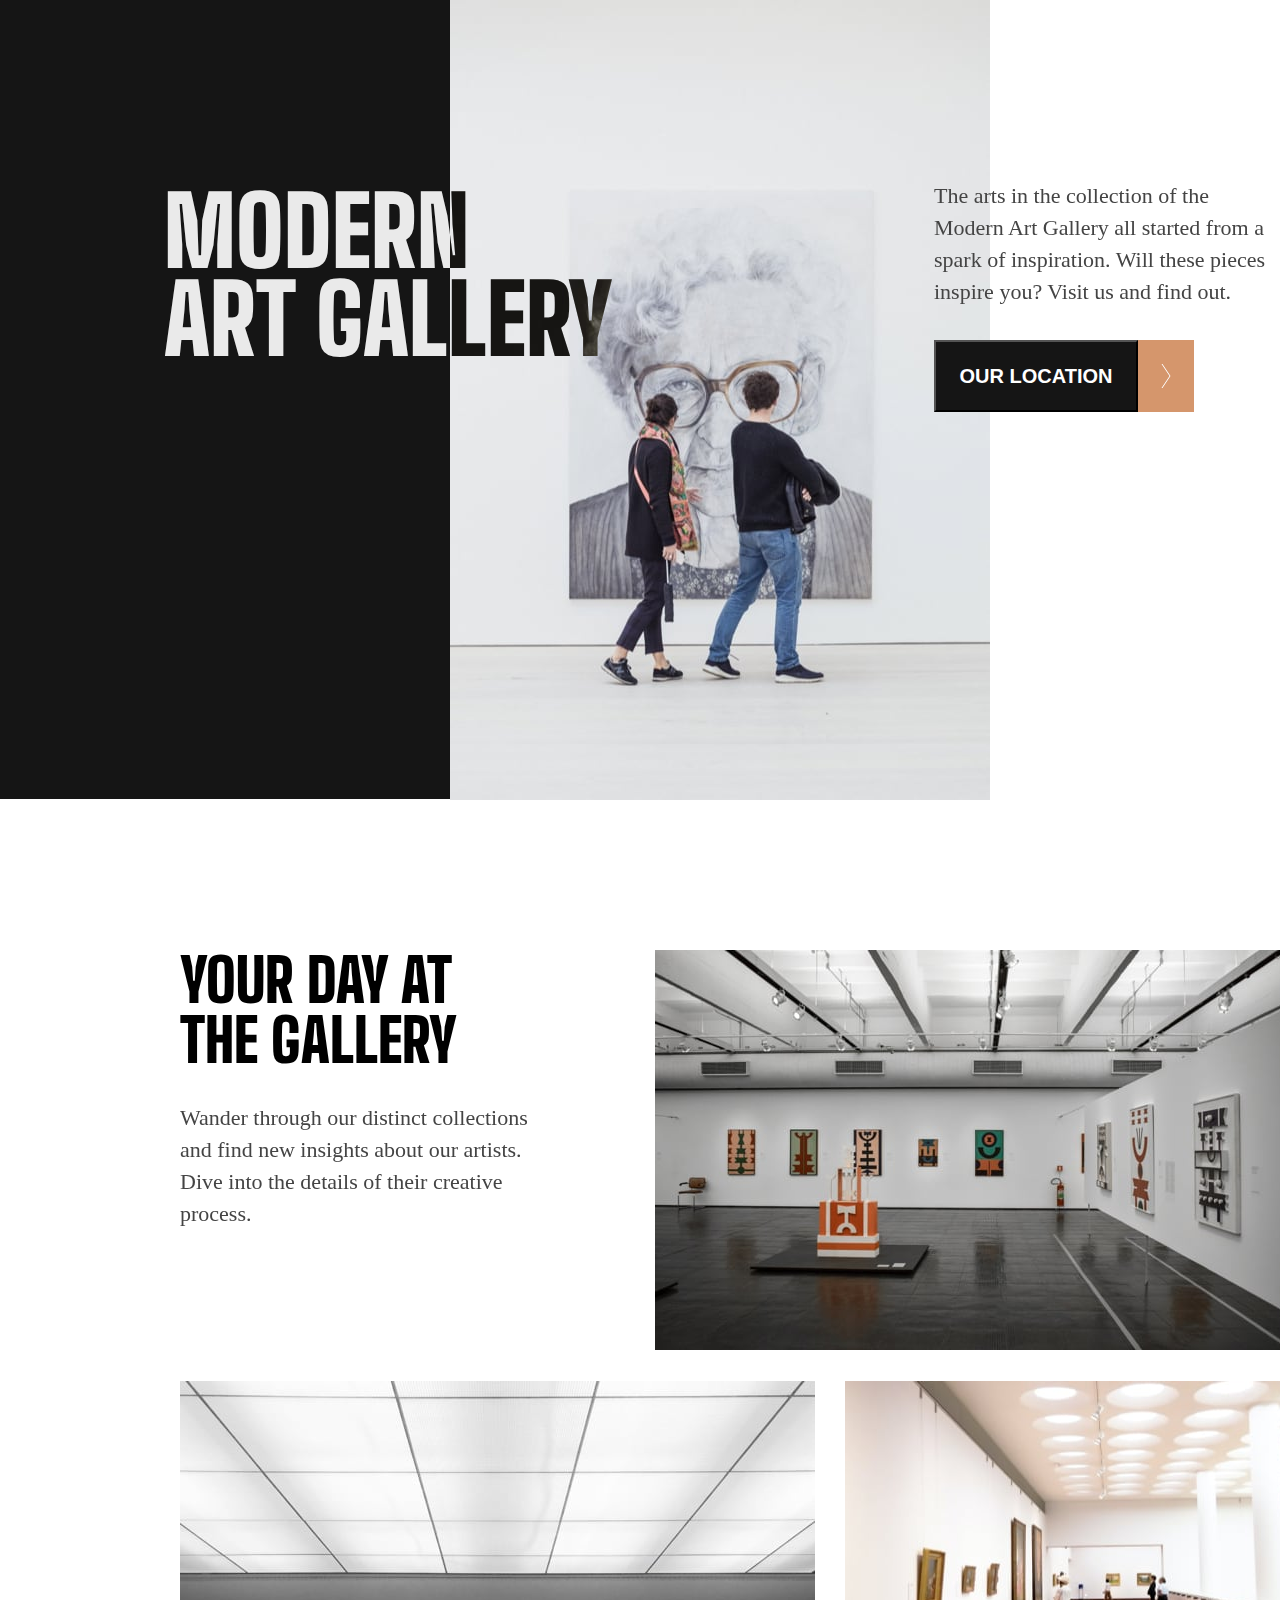
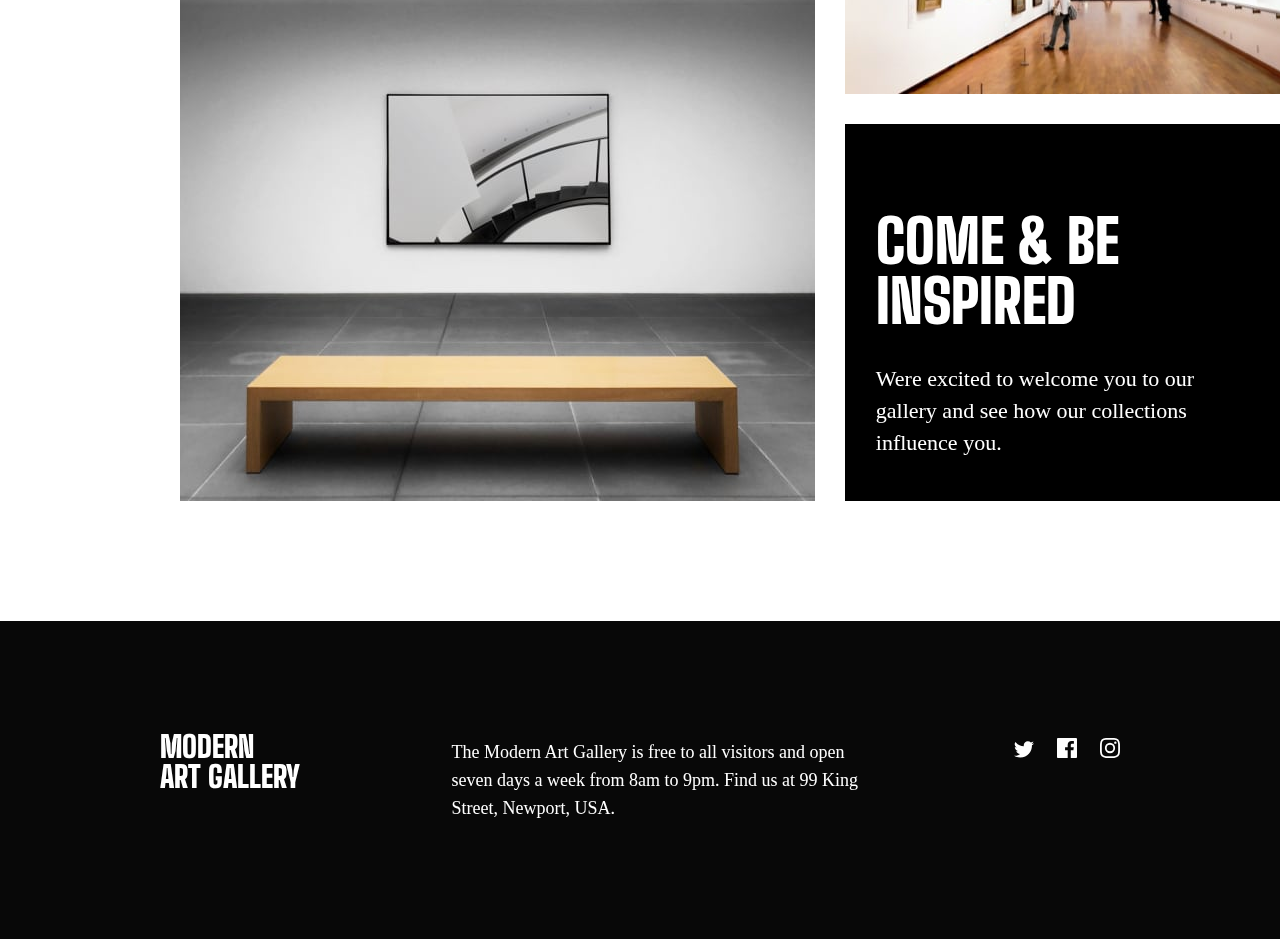
<file: index.html>
<!DOCTYPE html>
<html lang="en">
<head>
    <meta charset="UTF-8">
    <meta http-equiv="X-UA-Compatible" content="IE=edge">
    <meta name="viewport" content="width=device-width, initial-scale=1.0">
    <title> Art gallery website</title>
    <!-- font section -->
    <link rel="preconnect" href="https://fonts.googleapis.com">
    <link rel="preconnect" href="https://fonts.gstatic.com" crossorigin>
    <link href="https://fonts.googleapis.com/css2?family=Big+Shoulders+Display:wght@100;900&display=swap" rel="stylesheet"> 

    <link rel="stylesheet" href="css/reset.css">
    <link rel="stylesheet" href="css/style.css">
    <link rel="icon" type="image/x-icon" href="image/favicon-32x32.png">


</head>
<body>
    <main class="body">
        <div class="hero">
            <!-- mobile foto -->
        <img class="mobile-hero" src="image/mobile/image-hero.jpg" alt="picture-Gallery">
        <!-- foto tablet -->
        <img class="tablet-hero" src="image/tablet/image-hero.jpg" alt="tablet-hero-photo">
        <!-- photo desktop -->
        <img class="desktop-hero" src="image/desktop/image-hero.jpg" alt="desktop-hero-photo">
        <div class="div"></div>
        </div>
        <div  class="all-thing">
            
            <div class="first-section">
                <h1 class="heading-1">MODERN <br> ART GAL<span>LERY</span>
                </h1>
                <p class="text11">The arts in the collection of the Modern Art Gallery all started from a spark of inspiration. Will these pieces inspire you? Visit us and find out.</p>
                <a href="location.html">
                    <div class="button-icon">
                        <button>OUR LOCATION</button>
                        <img  src="image/icon-right.svg" alt="icone">
                    </div>  
                </a>  
            </div> 

            <section class="section1">
                <div class="second-section">
                    <!-- mobile picture grid  -->
                    <img class="mobile-first-grid" src="image/mobile/image-grid-1.jpg" alt="picture-Gallery">
                    <!-- tablet photo grid -->
                    <img class="tablet-first-grid" src="image/tablet/image-grid-1.jpg" alt="picture-Gallery">
                    <!-- desktop picture grid -->
                    <img class="desktop-first-grid" src="image/desktop/image-grid-1.jpg" alt="picture-Gallery">
                    <div >
                        <h2 class="heading2">Your Day at the Gallery</h2>
                        <p class="text1">Wander through our distinct collections and find new insights about our artists. Dive into the details of their creative process.</p>
                    </div>
                </div >
                <!-- image section second -->
                <img class="mobile-second-grid" src="image/mobile/image-grid-2.jpg" alt="second picture-Gallery">
                <img class="tablet-second-grid" src="image/tablet/image-grid-2.jpg" alt="second picture-Gallery">
                <img class="desktop-second-grid" src="image/desktop/image-grid-2.jpg" alt="second picture-Gallery">
                <!-- third image section -->
                <img class="mobile-third-grid" src="image/mobile/image-grid-3.jpg" alt="third picture-Gallery">
                <img class="tablet-third-grid" src="image/tablet/image-grid-3.jpg" alt="third picture-Gallery">
                <img class="desktop-third-grid" src="image/desktop/image-grid-3.jpg" alt="third picture-Gallery">
                <div class="last-box">
                    <h2 class="heading-3">COME & BE INSPIRED</h2>
                    <p class="text3">Were excited to welcome you to our gallery and see how our collections influence you.</p>
                </div>
            </section>
        </div>
        <footer>
            <h2 class="footer-title">MODERN <br> ART GALLERY</h2>
            <p class="footer-p">The Modern Art Gallery is free to all visitors and open seven days a week from 8am to 9pm. Find us at 99 King Street, Newport, USA.</p>
            <div>
            <img class="twiter" src="image/icon-twitter.svg" alt="icon-twitter">
            <img class="twiter" src="image/icon-facebook.svg" alt="icon-facebook">
            <img src="image/icon-instagram.svg" alt="icon-instagram">
            </div>
        </footer>
    </main>
</body>
</html>
</file>
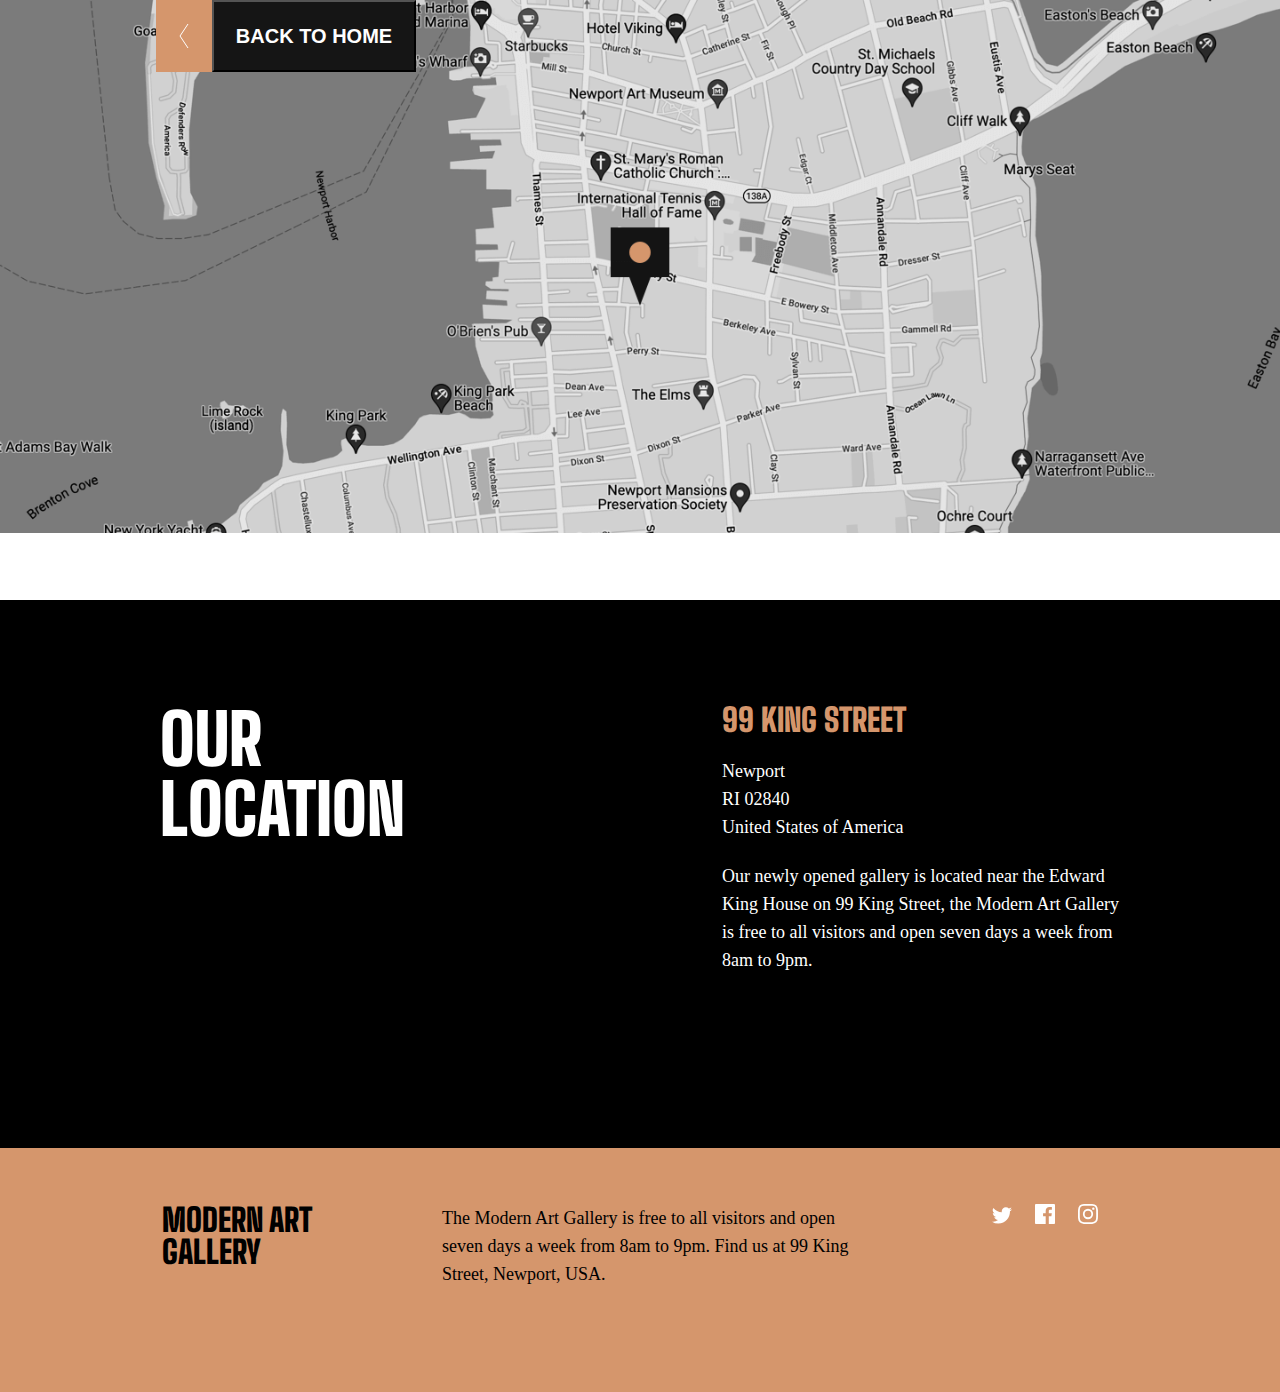
<file: location.html>
<!DOCTYPE html>
<html lang="en">
<head>
    <meta charset="UTF-8">
    <meta http-equiv="X-UA-Compatible" content="IE=edge">
    <meta name="viewport" content="width=device-width, initial-scale=1.0">
    <title>LOCATION page</title>

    <!-- font section -->
    <link rel="preconnect" href="https://fonts.googleapis.com">
    <link rel="preconnect" href="https://fonts.gstatic.com" crossorigin>
    <link href="https://fonts.googleapis.com/css2?family=Big+Shoulders+Display:wght@100;900&display=swap" rel="stylesheet"> 
    <!-- style -->
    <link rel="stylesheet" href="css/reset.css">
    <link rel="stylesheet" href="css/location.css">
    <link rel="icon" type="image/x-icon" href="image/icon-location.svg">

</head>
<body>
    <main class="body">
        <!-- first section -->
        <section class="first-section">
            <div class="map">
                <!-- image mobile -->
                <img class="map-mobile" src="image/mobile/image-map.png" alt="map mobile">
                <!-- image tablet -->
                <img class="map-tablet" src="image/tablet/image-map.png" alt="map tablet">
                <!-- image desktop -->
                <img class="map-desktop" src="image/desktop/image-map.png" alt="map desktop">
                <a href="index.html">
                    <img class="image" src="image/icone-left.svg" alt="left-icone">
                    <button class="button" >BACK TO HOME</button>
                </a>
            </div>
        </section>
        <!-- section second  -->
        <section class="second">
            <div class="tittle-div">
            <h1 class="tittle">OUR LOCATION</h1>
            </div>
            <div class="tittle2-div">
            <h2 class="tittle-2">99 King Street</h2>
            <p class="paragraph-1">Newport <br> RI 02840 <br> United States of America</p>
            <p class="paragraph-2">Our newly opened gallery is located near the Edward King House on 99 King Street, the Modern Art Gallery is free to all visitors and open seven days a week from 8am to 9pm.</p>
            </div>
        </section>
        <!-- footer section -->
        <footer>
            
            <h2 class="footer-title">MODERN ART GALLERY</h2>
            <p class="footer-p">The Modern Art Gallery is free to all visitors and open seven days a week from 8am to 9pm. Find us at 99 King Street, Newport, USA.</p>
            <div>
                <img class="icon" src="image/icon-twitter.svg" alt="icon-twitter">
                <img class="icon" src="image/icon-facebook.svg" alt="icon-facebook">
                <img class="icon" src="image/icon-instagram.svg" alt="icon-instagram">
            </div>
        </footer>
    </main>
    
</body>
</html>
</file>
<file: css/style.css>
.body{
    font-family: 'Big Shoulders Display', cursive;
    font-style: normal;
    background-color: white;
    width: 100%;
}

/* section first include hero photo heading and paragrap */
.tablet-hero{
    display: none;
}
.desktop-hero{
    display: none;
}
.first-section{
    
    width: 343px;
    
}
.heading-1{
    
    font-style: normal;
    font-weight: 900;
    font-size: 60px;
    line-height: 55px;
    text-transform: uppercase;
    color:  Black;
    margin-bottom: 32px;
    margin-top: 32px;
    
}
.text1,
.text11{
    font-family: 'Outfit';
    font-style: normal;
    font-weight: 300;
    font-size: 18px;
    line-height: 28px;
    color: #444444;
    margin-bottom: 32px;
}
/* button parametrs */
button{
    width: 204px;
    height: 72px;
    background-color: #151515;
    color: #FFFFFF;
    font-style: normal;
    font-weight: 800;
    font-size: 20px;
    line-height: 24px;
    margin-bottom: 120px;

}
.button-icon{
    display: flex;
    align-items: flex-start;
}
/* start second section  xxxxxxxxxxxxxxxxxxxxxxxxxx*/
.second-section{
    width: 343px;
}
.heading2{
    font-style: normal;
    font-weight: 900;
    font-size: 60px;
    line-height: 55px;
    text-transform: uppercase;
    color:  Black;
    margin-bottom: 32px;
}
/* second section picture first picture grids */
.mobile-first-grid{
    display: inline;
}
.tablet-first-grid{
    display: none;
}
.desktop-first-grid{
    display: none;
}

/* picture second picture grids */
.mobile-second-grid{
    display: inline;
}
.tablet-second-grid{
    display: none;
}
.desktop-second-grid{
    display: none;
}
/* picture third picture grids */
.mobile-third-grid{
    display: inline;
}
.tablet-third-grid{
    display: none;
}
.desktop-third-grid{
    display: none;
}

/* last box */
.last-box{
    background-color: black;
    margin-bottom: 120px;
}
.heading-3{
    font-style: normal;
    font-weight: 900;
    font-size: 50px;
    line-height: 45px;
    color: #FFFFFF;
}
.text3{
    font-family: 'Outfit';
    font-style: normal;
    font-weight: 300;
    font-size: 18px;
    line-height: 28px;
    color: white;
}


/* starting to ad grid */
.all-thing {
    margin: 0 1rem ;
    display: grid;
    gap: 1rem;
    grid-template-columns: 343px;
    grid-template-rows: 1fr;
}
/* footer section */
footer{
    background-color: rgb(8, 8, 8);
    
    padding: 3rem 2rem ;
    width: 100%;
    
}
.footer-title{
    
    font-size: 30px;
    font-weight: 900;
    color: white;
    

}
.footer-p{
    font-family: 'Outfit';
    font-style: normal;
    font-weight: 300;
    font-size: 18px;
    line-height: 28px;
    color: white;
    margin: 2.3rem 0;
}
.twiter{
    margin-right: 1.25rem;
    
}
/* starting tablet version wwwwwwwwwwwwwwwwwwwwwwwwww */
@media screen and (min-width: 375px) {
    .body{
        width: 100%;
    }
    /* first section   */
    .mobile-hero{
        display: none;
    }
    .tablet-hero{
        display: block;
        position: absolute;
        margin-bottom: 120px;
        
        
    }
    .button-icon{
        margin-bottom: 11rem;

    }
    .first-section{
        position: relative;
        left: 100%;
        top: 30%;
        
    }
    /* sectioon  */
    .section1{
        margin-top: 8rem;
        padding: 0 2.6rem 0 2.6rem ;
        display: grid;
        gap: 0.7rem;
        grid-template-columns: auto auto;
        grid-template-rows: 3fr;
    }
    /* second section  */
    .second-section{
        display: flex;
        justify-content: space-between;
        flex-direction: row-reverse;
        width: 100%;
        grid-column: span 2;
    }
    /* picture section */
    .mobile-first-grid{
        display: none;
    }
    .tablet-first-grid{
        display: inline;
    }
    /* second picture */
    .mobile-second-grid{
        display: none;
    }
    .tablet-second-grid{
        display: inline;
        grid-row: 2 / span 2;
    }
    /* third picture */
    .mobile-third-grid{
        display: none;
    }
    .tablet-third-grid{
        display: inline;
       
    }
    .last-box{
        height: 396px;
        width: 280px;
        
        padding: 5.4rem 1.9rem 0 1.9rem;
        
    
        
        
    }
    footer{
        width: 100%;
        display: flex;
        justify-content: space-between;
        align-items: baseline;
    }
    .footer-p{
        width: 281px;
    }
    .footer-title{
        width: 110px;
        font-size: 23px;
    }
    
}
@media screen and (min-width: 768px) {
        .body{
            width: 100%;

        }
        /* first section include hero picture and tittle */
        .tablet-hero{
            display: none;

        }
        .desktop-hero{
            display: inline;
        }
        .hero{
            display: flex;
            justify-content: flex-end;
            flex-direction: row-reverse;
            position: absolute;
        }
        .div{
            background-color: #151515;
            width: 450px;
            height: 799px;

        }
        .heading-1{
            
            top: -75px;
            left: -195px;
            font-size: 96px;
            width: 512px;
            height: 176px;
            line-height: 88px;
            font-weight: 900;
            color: white;
            mix-blend-mode: difference;
            position: relative;

            
        }
        /* span{
            color: black;
        } */
        .text11, .button-icon{
            left: 575px;
            top: -290px;
            position: relative;
        }
        .text11{
            font-size: 22px;
            width: 350px;
            line-height: 32px;
        }
        /* starting second section */
        .tablet-first-grid{
            display: none;
        }
        .desktop-first-grid{
            display: inline;
        }
        .section1{
            margin-top: 10.4rem;
            padding: 0 10.25rem 0 10.25rem;
            width: 100%;
            gap: 1.9rem;


        }
        .heading2{
            width: 350px;
            font-weight: 900;
            font-size: 60px;
            line-height: 60px;
            text-transform: uppercase;

        }
        .text1{
            font-weight: 300;
            font-size: 22px;
            line-height: 32px;
            width: 350px;
        }
        /* picture section */
        .tablet-second-grid,
        .tablet-third-grid{
            display: none;
        }
        .desktop-third-grid{
            display: inline;
        }
         .desktop-second-grid{
            display: inline;
            grid-row: 2 / span 2;
        }
        /* last box */
        .last-box{
            width: 445px;
            height: 377px;
        }
        .heading-3{
            font-size: 60px;
            line-height: 60px;
            margin-bottom: 2rem;

        }
        .text3{
            font-size: 22px;
            line-height: 32px;
        }
        /* footer  section */
        footer{
            padding: 5rem 10rem;
            width: 100%;
        }
        .footer-title{
            font-size: 30px;
            width: 159px;

        }
        .footer-p{
            width: 430px;
            font-weight: 300;
            font-size: 18px;
            line-height: 28px;
        }
}
</file>
<file: css/location.css>
.body{
    display: grid;
    grid-template-columns: 375px;
    grid-template-rows: 550px 493px 336px ;
    font-family: 'Big Shoulders Display', cursive;
    
    
}

/* first section xxxxxxxxxxxxxxxxxxxxxxxxxxxxxxx */
.map-mobile{
    position: absolute;
}
.map-tablet{
    display: none;
}
.map-desktop{
    display: none;
}

.button{
    width: 204px;
    height: 72px;
    background-color: #151515;
    color: #FFFFFF;
    font-style: normal;
    font-weight: 800;
    font-size: 20px;
    line-height: 24px;
    margin-left: 3.5rem;
    position: absolute;
}
.image{
    position: absolute;
    width: 56px;
    height: 72px;
    
}
.map{
    position: relative;
    
    
}

/* second secton xxxxxxxxxxxxxxxxxxxxxxxxxxxxxxxxxxx*/
.second{
    background-color: black;
    color: white;
    padding: 3rem 1rem 3.5rem 1rem;

}

.tittle{
    font-style: normal;
    font-weight: 900;
    font-size: 50px;
    line-height: 45px;
    margin-bottom: 3rem;
}
.tittle-2{
    font-style: normal;
    font-weight: 900;
    font-size: 32px;
    line-height: 32px;
    text-transform: uppercase;
    color: #D5966C;
    margin-bottom: 1.3rem;
}
.paragraph-1{
    font-family: 'Outfit';
    font-style: normal;
    font-weight: 300;
    font-size: 18px;
    line-height: 28px;
    margin-bottom: 1.3rem;
}
.paragraph-2{
    font-family: 'Outfit';
    font-style: normal;
    font-weight: 300;
    font-size: 18px;
    line-height: 28px;
}

/* footer section   xxxxxxxxxxxxxxxxxxxxxxxxxx*/
footer{
    background-color: rgba(213, 150, 108, 1);
    padding: 3rem 2rem ;
    /* color: black; */
    
}
.footer-title{
    font-size: 26px;
    font-weight: 900;
}
.footer-p{
    font-family: 'Outfit';
    font-style: normal;
    font-weight: 300;
    font-size: 18px;
    line-height: 28px;
    margin: 2.3rem 0;
}
.icon{
    margin-right: 1.25rem;
    color: rgba(21, 21, 21, 1);
}
svg path{
    fill: black;
}
/* starting tablet version wwwwwwwwwwwwwwwwwwwwwwwwwwwwwwwwwwww*/
@media screen and (min-width: 375px) {
    .body{
        display: grid;
        grid-template-columns: 768px;
        grid-template-rows: 600px 436px 216px;
    }
    /* map photo */
    .map-mobile{
        display: none;
    }
    .map-tablet{
        display: inline;
        position: absolute;
    }
    .button{
        left: 2.5rem;
    }
    .image{
        left: 2.5rem;
    }
    /* second section xxxxxxxxxxxxxxxxxxx*/
    .tittle{
        display: inline-block;
        position: absolute;
        width: 223px;

    }
    .tittle2-div{
        display: block;
        width: 398px;
    }
    .second{
        display: flex;
        justify-content: space-between;
        padding: 5.5rem 2.6rem 5rem 2.6rem;

    }
    /* footer section  */
    footer{
        display: flex;
        justify-content: space-evenly;
        align-items:flex-start ;
        padding: 3.5rem 2.6rem 3.5rem 2.6rem;
    }
    .footer-p{
        width: 17rem;
        margin: 0;
    }
    .footer-title{
        width: 8rem;
    }
}
/* starting desktop version  wwwwwwwwwwwwwwwwwwwwwwwwwwww */
@media screen and (min-width: 768px) {
    .body{
        display: grid;
        grid-template-columns: 100%;
        grid-template-rows: 600px 548px 244px;

    }
    .map-tablet{
        display: none;
    }
    .map-desktop{
        display: inline;
        width: 100%;
    }
    .image{
        left: 156px;
    }
    .button{
        left: 156px;
    }
    /* second section xxxxxxxxxxxxxxxxxxxxx */
    .tittle{
        font-size: 70px;
        line-height: 70px;
    }
    .second{
        padding: 6.5rem 10rem 7rem 10rem;
        display: flex;
        justify-content: space-between;
    }
    /* footer section xxxxxxxxxxxxxxxxxxxxx */
    .footer-p{
        width: 430px;
    }
    .footer-title{
        width: 10rem;
        font-size: 32px;
    }
}
</file>
